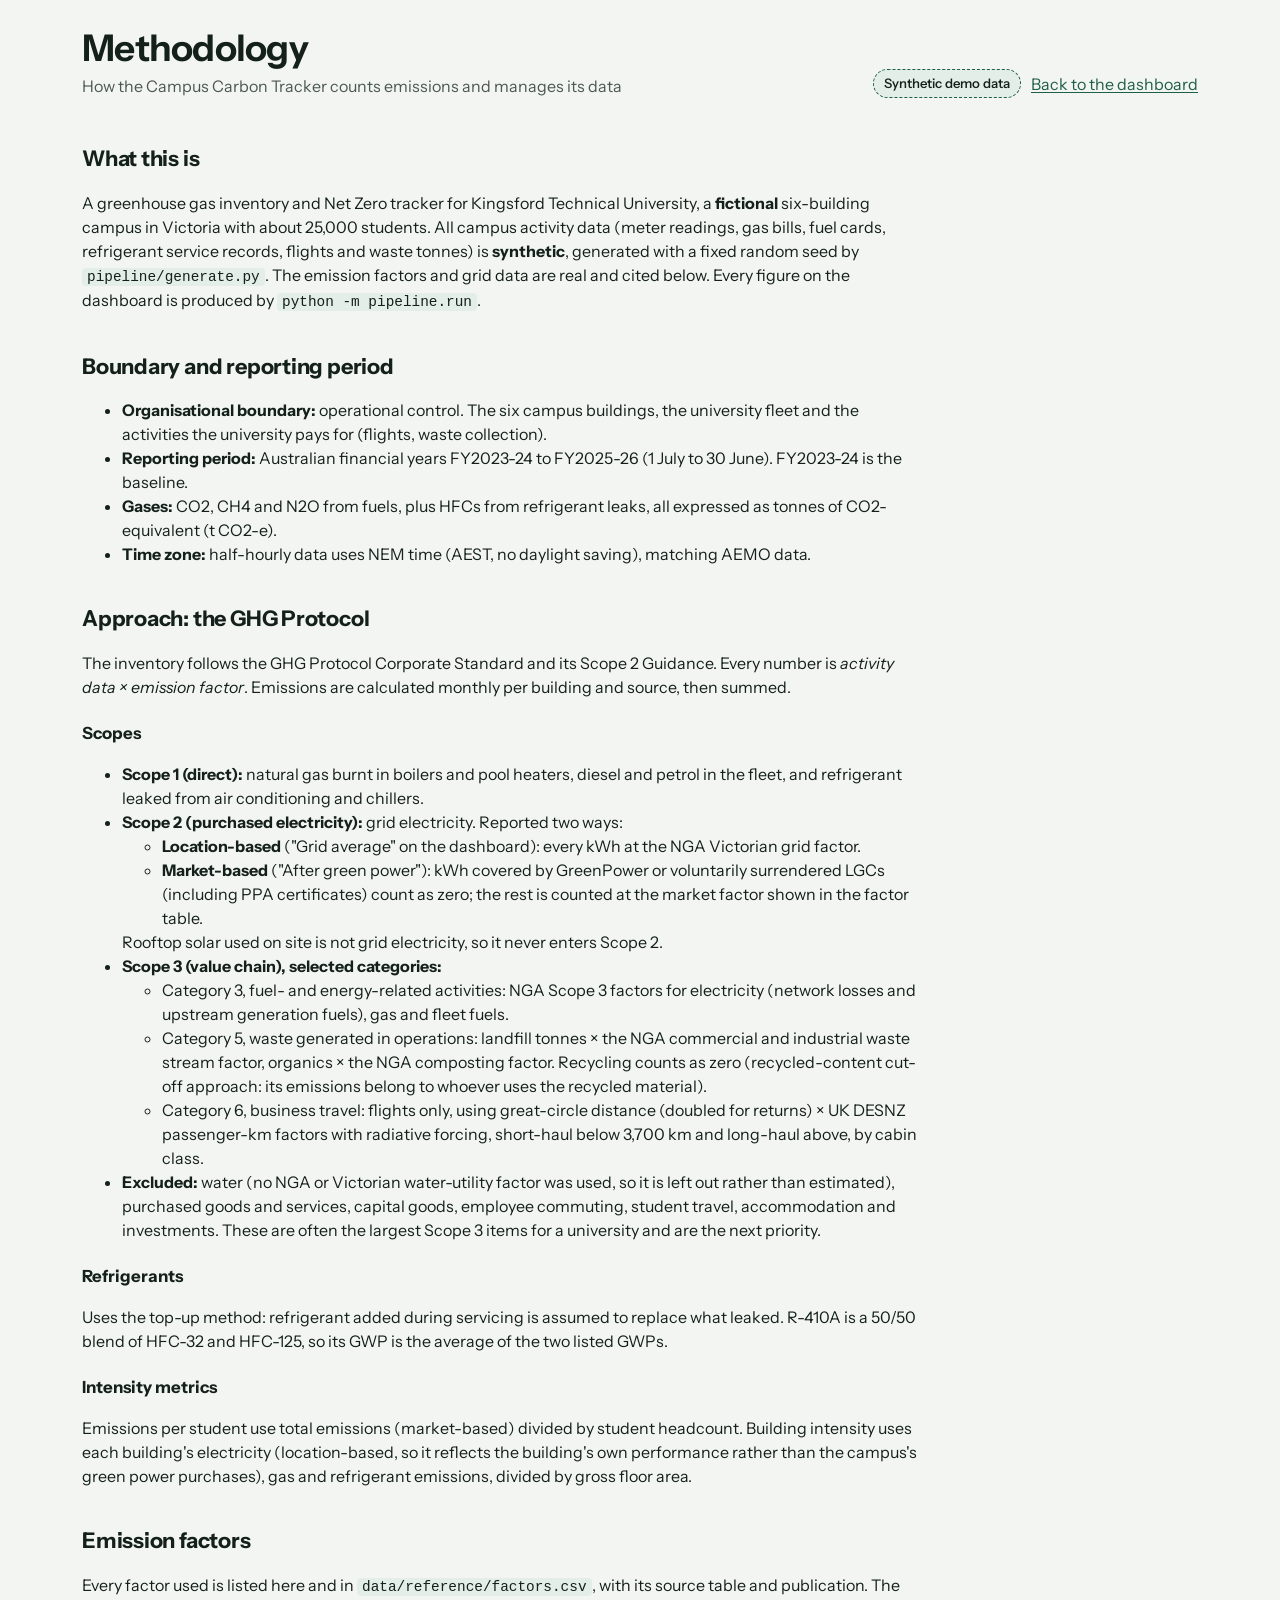
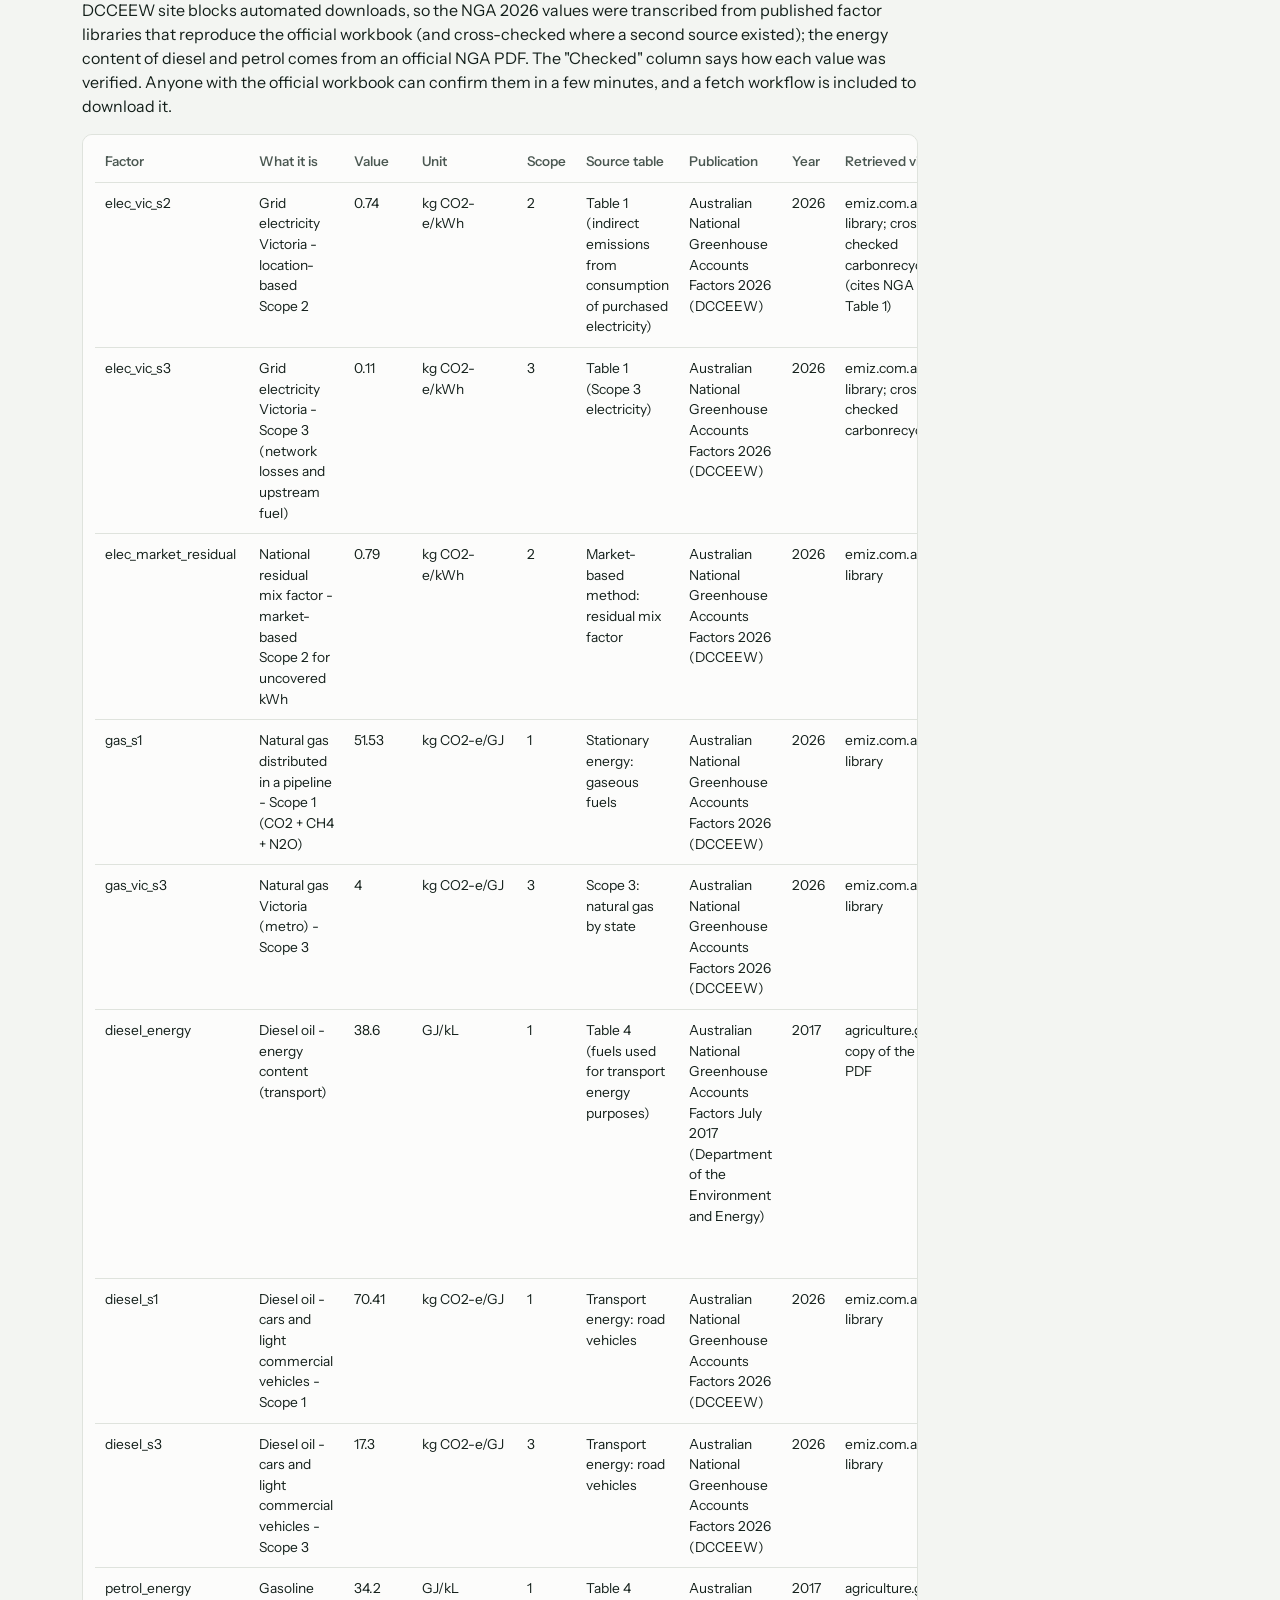
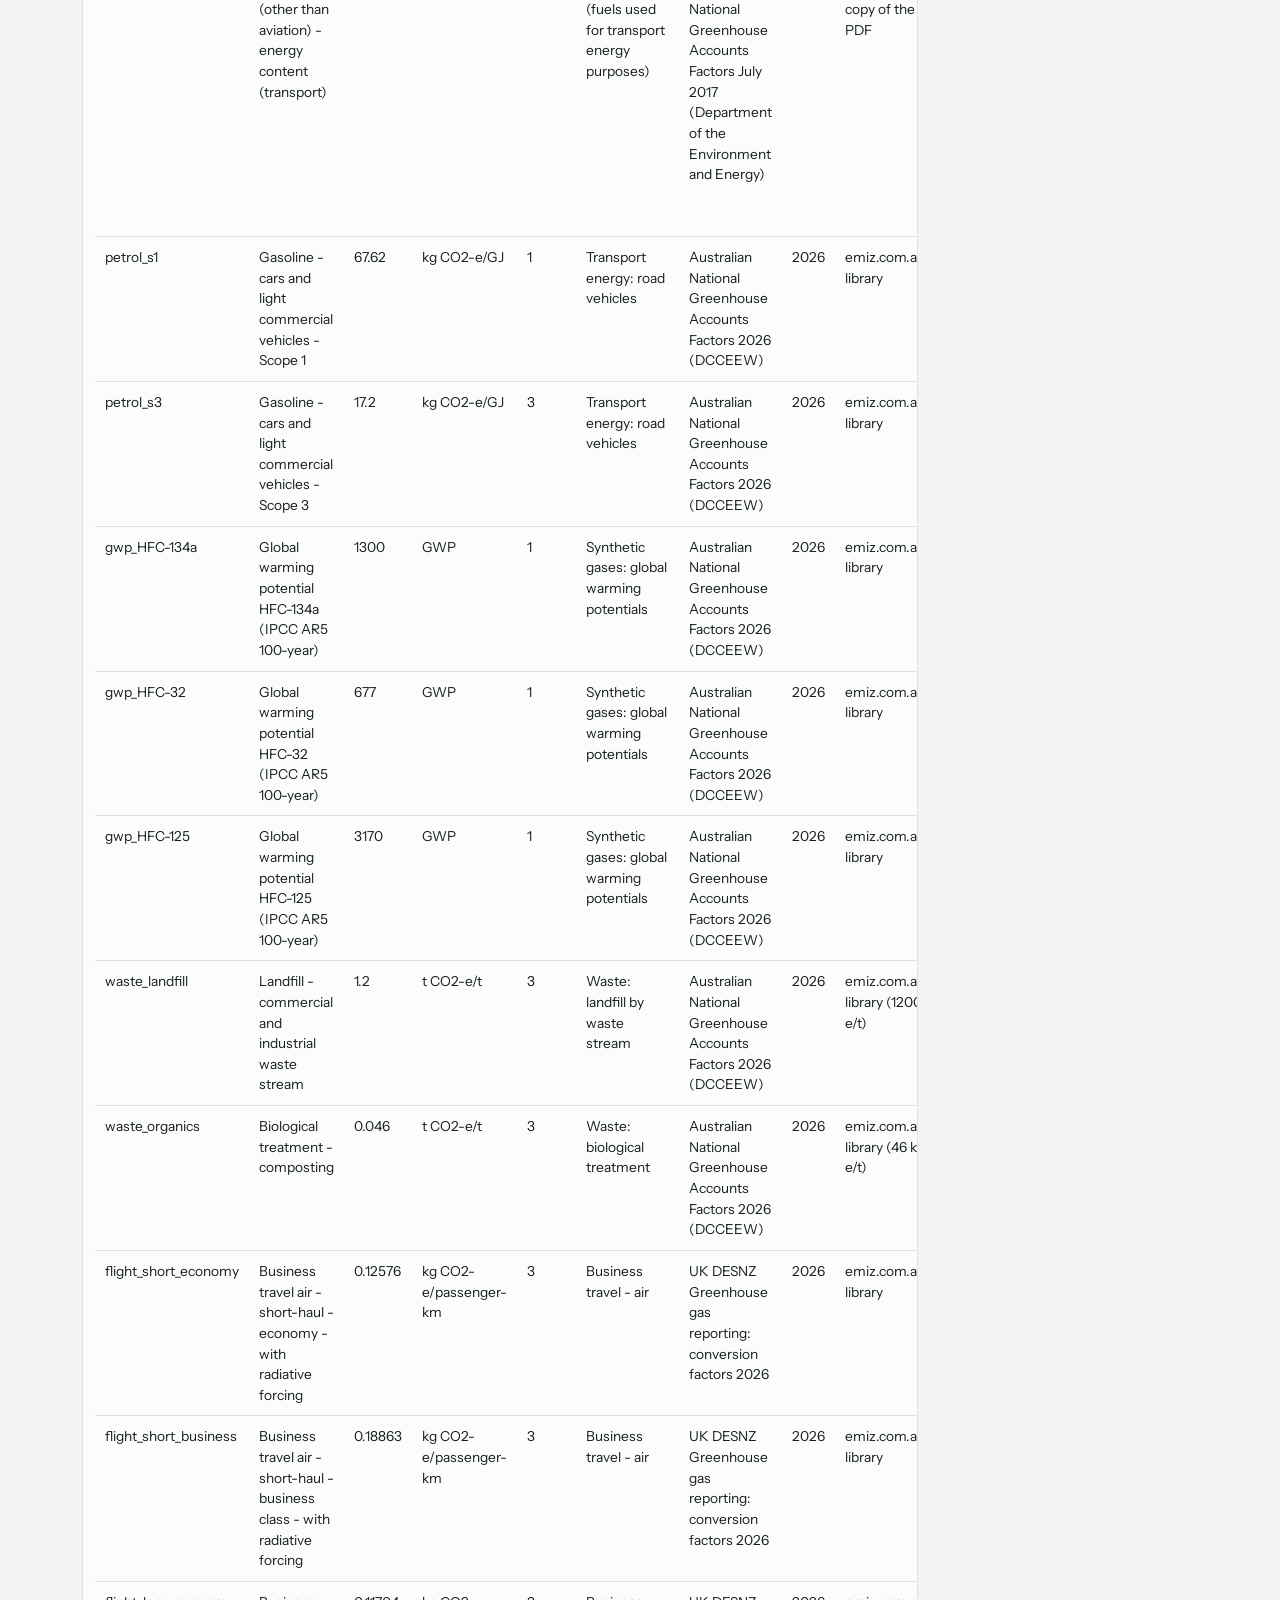
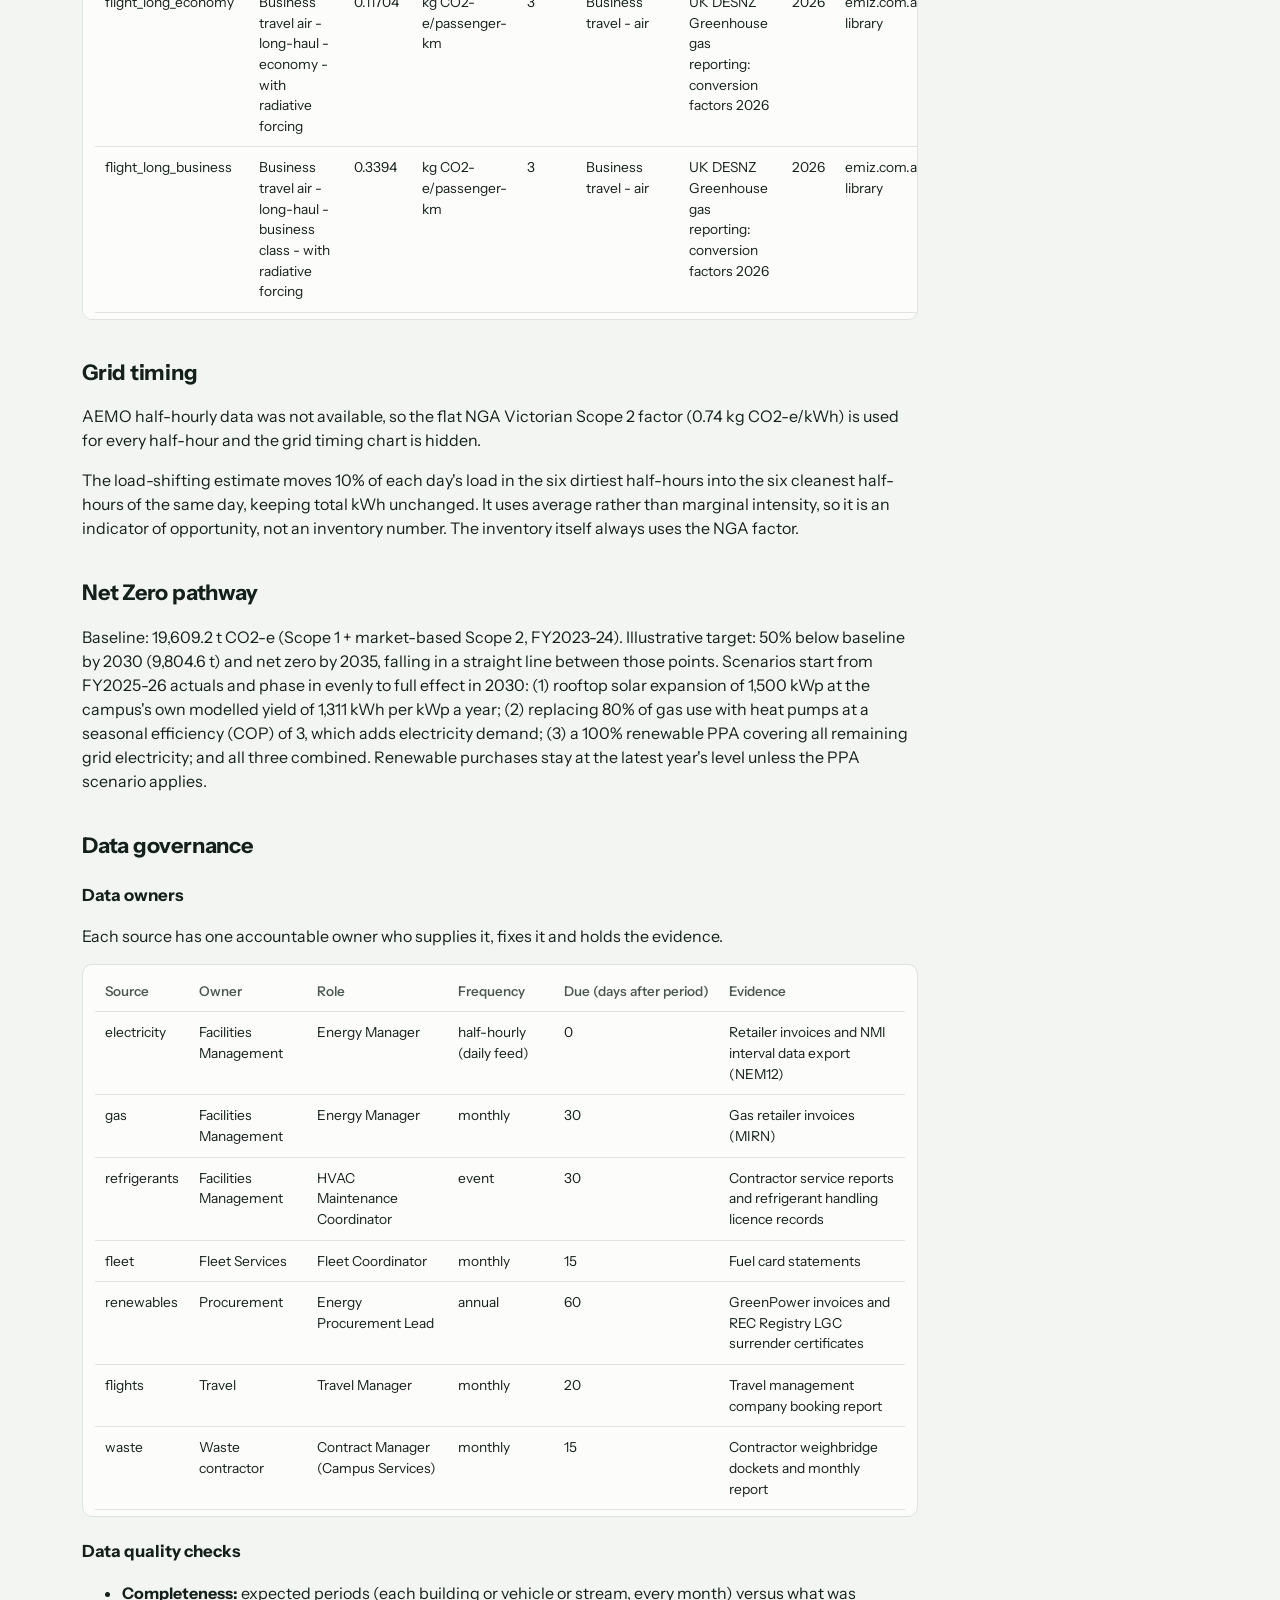
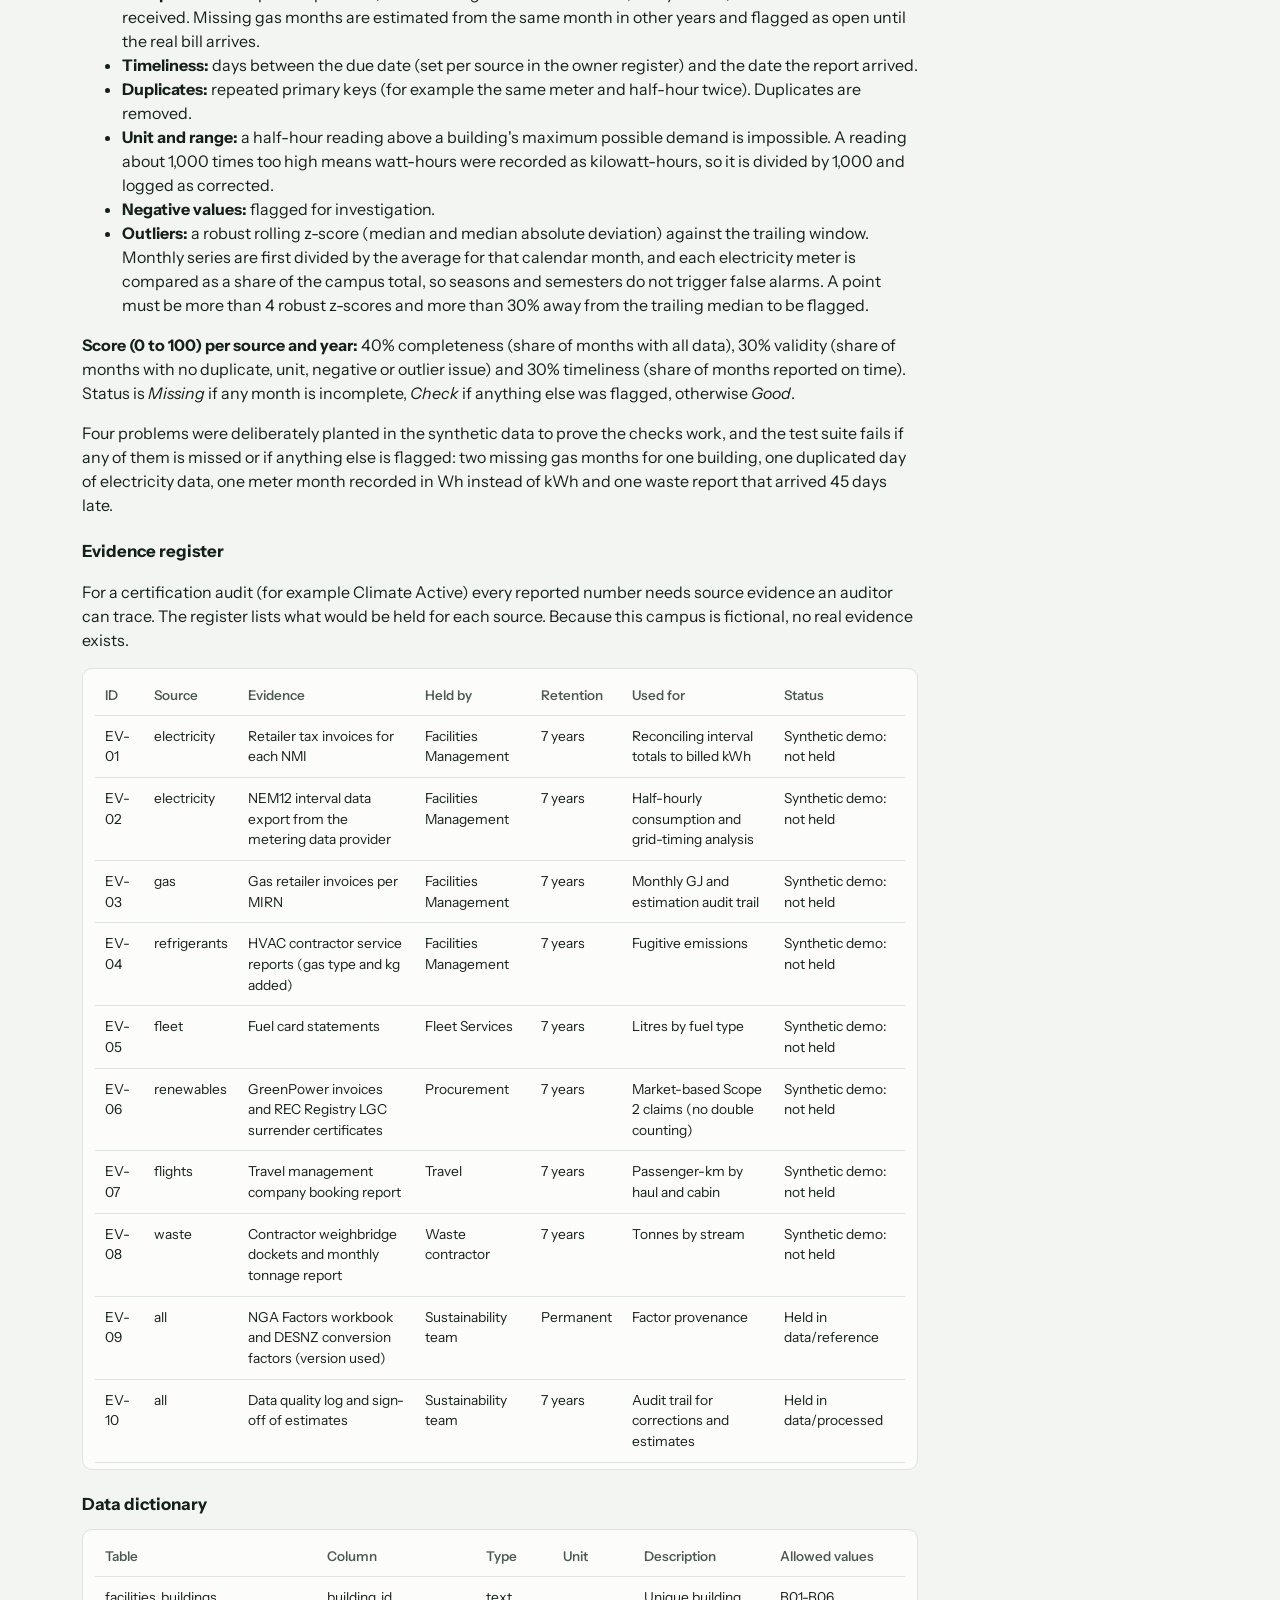
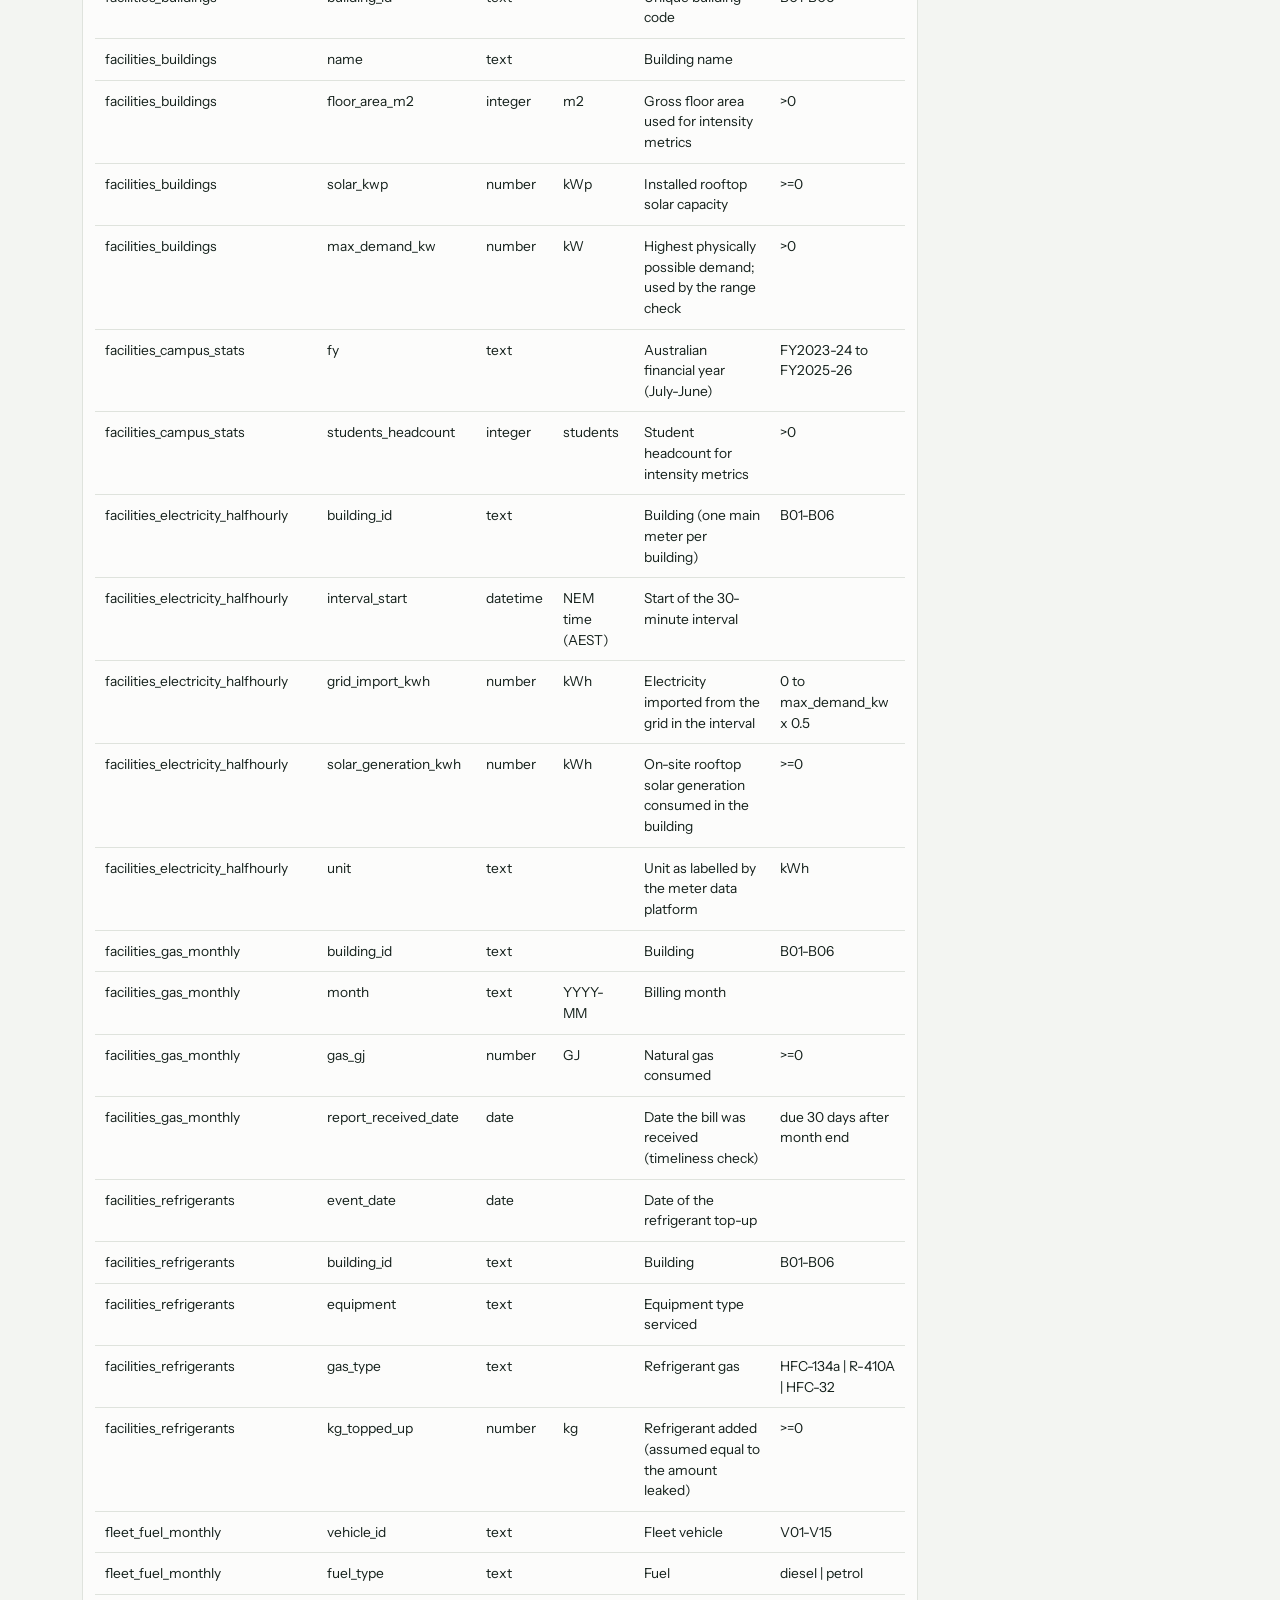
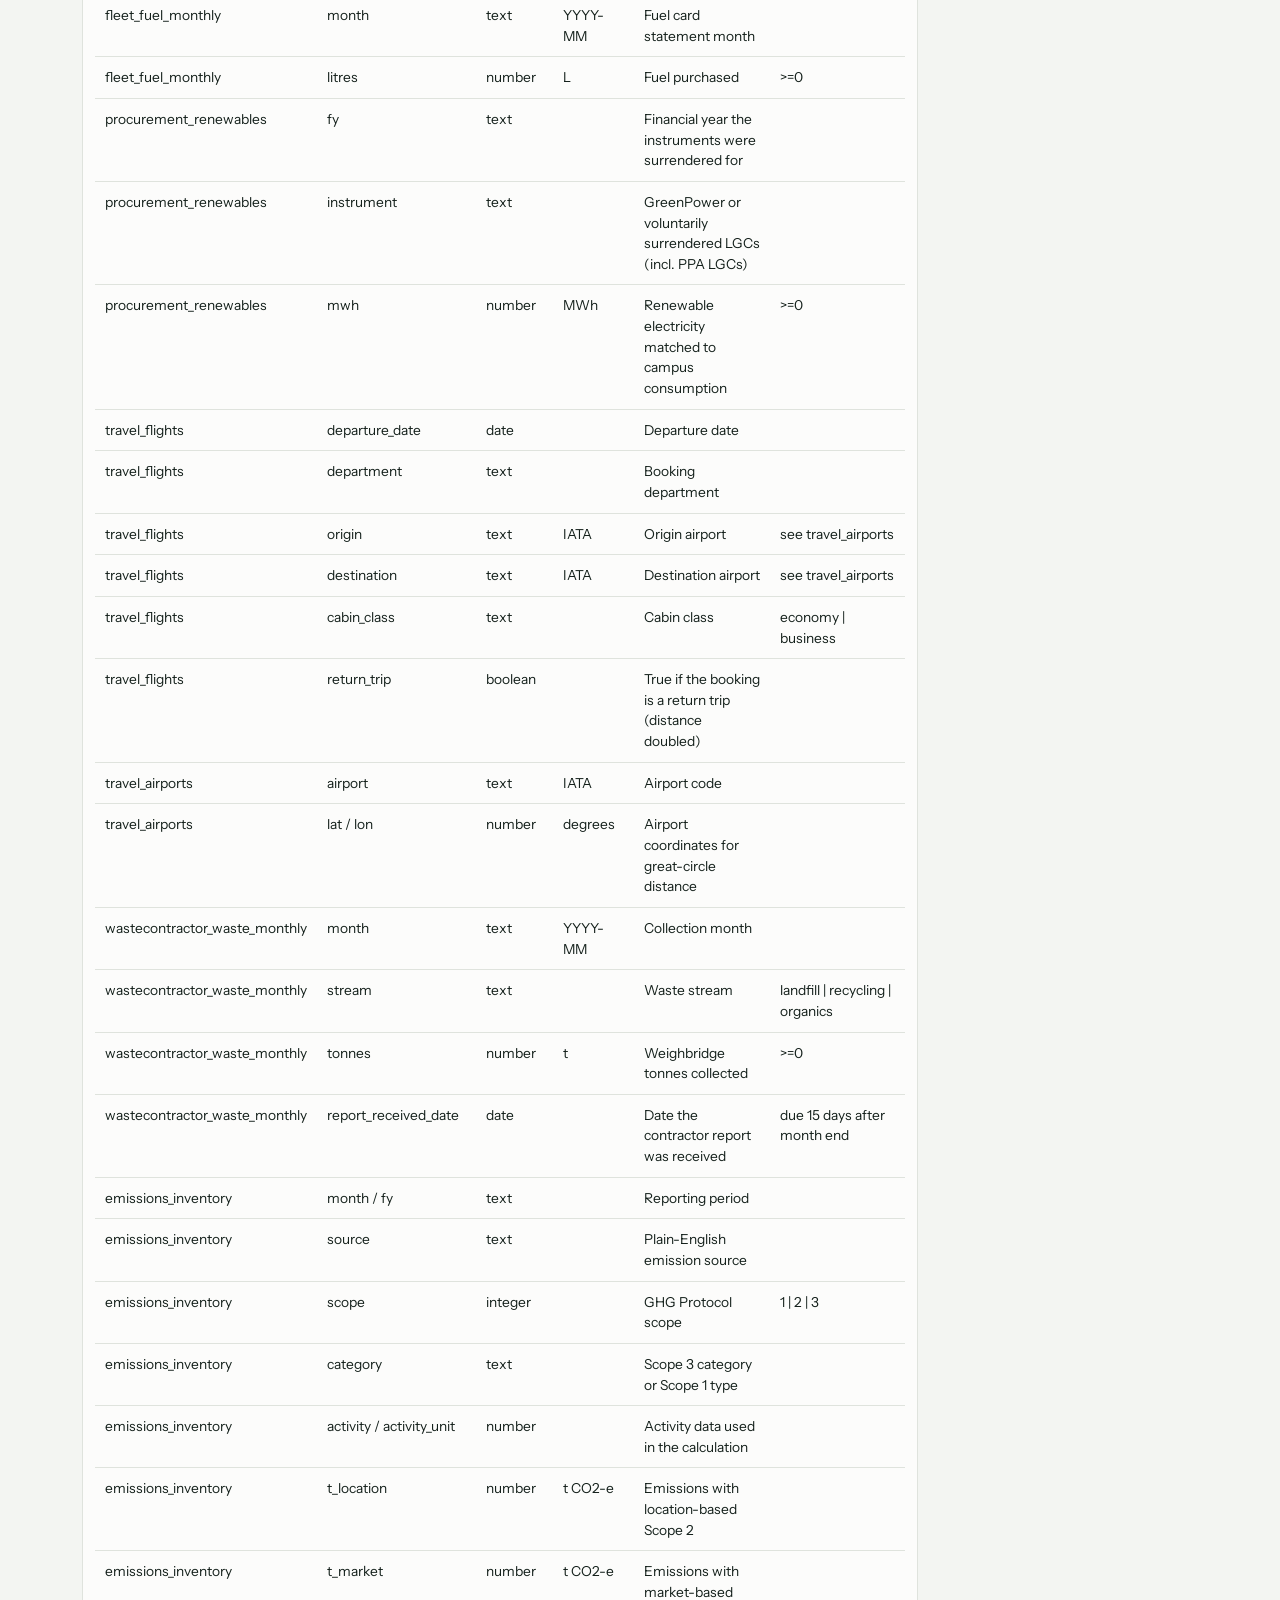
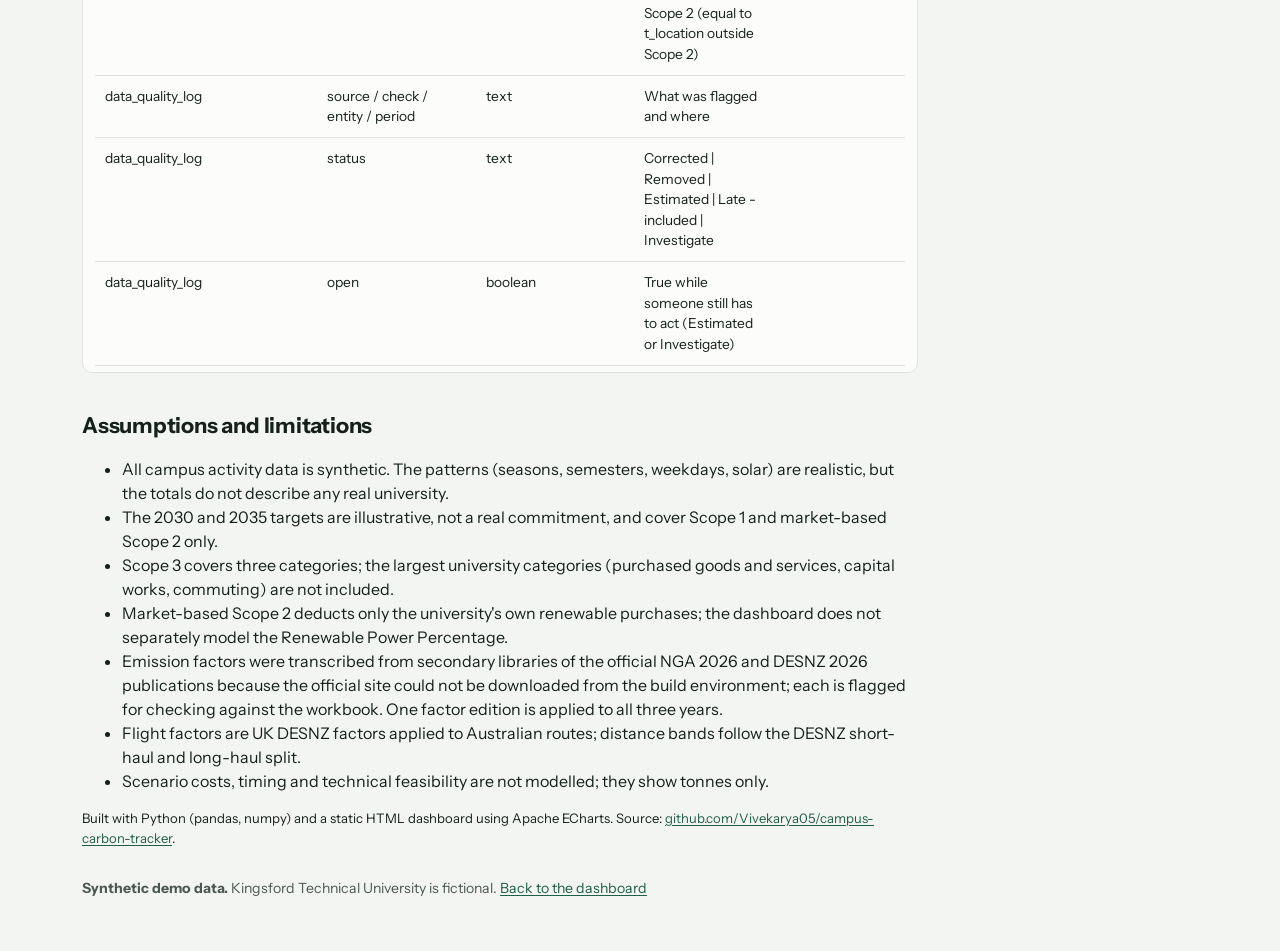
<file: docs/methodology.html>
<!doctype html>
<html lang="en-AU">
<head>
<meta charset="utf-8">
<meta name="viewport" content="width=device-width, initial-scale=1">
<title>Carbon Tracker Methodology</title>
<meta name="description" content="Boundary, GHG Protocol approach, emission factors, data governance, assumptions and limitations for the Campus Carbon Tracker.">
<link rel="preconnect" href="https://fonts.googleapis.com">
<link rel="preconnect" href="https://fonts.gstatic.com" crossorigin>
<link href="https://fonts.googleapis.com/css2?family=Instrument+Sans:wght@400;500;600;700&display=swap" rel="stylesheet">
<link rel="stylesheet" href="assets/style.css">
</head>
<body>
<div class="wrap">
  <header class="top">
    <div class="title">
      <h1>Methodology</h1>
      <p>How the Campus Carbon Tracker counts emissions and manages its data</p>
    </div>
    <div class="controls"><span class="badge">Synthetic demo data</span><a href="index.html">Back to the dashboard</a></div>
  </header>

  <main class="prose">
    <h2>What this is</h2>
    <p>A greenhouse gas inventory and Net Zero tracker for Kingsford Technical University, a <strong>fictional</strong> six-building campus in Victoria with about 25,000 students. All campus activity data (meter readings, gas bills, fuel cards, refrigerant service records, flights and waste tonnes) is <strong>synthetic</strong>, generated with a fixed random seed by <code>pipeline/generate.py</code>. The emission factors and grid data are real and cited below. Every figure on the dashboard is produced by <code>python -m pipeline.run</code>.</p>

    <h2>Boundary and reporting period</h2>
    <ul>
      <li><strong>Organisational boundary:</strong> operational control. The six campus buildings, the university fleet and the activities the university pays for (flights, waste collection).</li>
      <li><strong>Reporting period:</strong> Australian financial years FY2023-24 to FY2025-26 (1 July to 30 June). FY2023-24 is the baseline.</li>
      <li><strong>Gases:</strong> CO2, CH4 and N2O from fuels, plus HFCs from refrigerant leaks, all expressed as tonnes of CO2-equivalent (t CO2-e).</li>
      <li><strong>Time zone:</strong> half-hourly data uses NEM time (AEST, no daylight saving), matching AEMO data.</li>
    </ul>

    <h2>Approach: the GHG Protocol</h2>
    <p>The inventory follows the GHG Protocol Corporate Standard and its Scope 2 Guidance. Every number is <em>activity data × emission factor</em>. Emissions are calculated monthly per building and source, then summed.</p>
    <h3>Scopes</h3>
    <ul>
      <li><strong>Scope 1 (direct):</strong> natural gas burnt in boilers and pool heaters, diesel and petrol in the fleet, and refrigerant leaked from air conditioning and chillers.</li>
      <li><strong>Scope 2 (purchased electricity):</strong> grid electricity. Reported two ways:
        <ul>
          <li><strong>Location-based</strong> ("Grid average" on the dashboard): every kWh at the NGA Victorian grid factor.</li>
          <li><strong>Market-based</strong> ("After green power"): kWh covered by GreenPower or voluntarily surrendered LGCs (including PPA certificates) count as zero; the rest is counted at the market factor shown in the factor table.</li>
        </ul>
        Rooftop solar used on site is not grid electricity, so it never enters Scope 2.</li>
      <li><strong>Scope 3 (value chain), selected categories:</strong>
        <ul>
          <li>Category 3, fuel- and energy-related activities: NGA Scope 3 factors for electricity (network losses and upstream generation fuels), gas and fleet fuels.</li>
          <li>Category 5, waste generated in operations: landfill tonnes × the NGA commercial and industrial waste stream factor, organics × the NGA composting factor. Recycling counts as zero (recycled-content cut-off approach: its emissions belong to whoever uses the recycled material).</li>
          <li>Category 6, business travel: flights only, using great-circle distance (doubled for returns) × UK DESNZ passenger-km factors with radiative forcing, short-haul below 3,700 km and long-haul above, by cabin class.</li>
        </ul>
      </li>
      <li><strong>Excluded:</strong> water (no NGA or Victorian water-utility factor was used, so it is left out rather than estimated), purchased goods and services, capital goods, employee commuting, student travel, accommodation and investments. These are often the largest Scope 3 items for a university and are the next priority.</li>
    </ul>
    <h3>Refrigerants</h3>
    <p>Uses the top-up method: refrigerant added during servicing is assumed to replace what leaked. R-410A is a 50/50 blend of HFC-32 and HFC-125, so its GWP is the average of the two listed GWPs.</p>
    <h3>Intensity metrics</h3>
    <p>Emissions per student use total emissions (market-based) divided by student headcount. Building intensity uses each building's electricity (location-based, so it reflects the building's own performance rather than the campus's green power purchases), gas and refrigerant emissions, divided by gross floor area.</p>

    <h2>Emission factors</h2>
    <p>Every factor used is listed here and in <code>data/reference/factors.csv</code>, with its source table and publication. The DCCEEW site blocks automated downloads, so the NGA 2026 values were transcribed from published factor libraries that reproduce the official workbook (and cross-checked where a second source existed); the energy content of diesel and petrol comes from an official NGA PDF. The "Checked" column says how each value was verified. Anyone with the official workbook can confirm them in a few minutes, and a fetch workflow is included to download it.</p>
    <div class="ref-table" id="t-factors">Loading…</div>

    <h2>Grid timing</h2>
    <p id="grid-method">Loading…</p>
    <p>The load-shifting estimate moves 10% of each day's load in the six dirtiest half-hours into the six cleanest half-hours of the same day, keeping total kWh unchanged. It uses average rather than marginal intensity, so it is an indicator of opportunity, not an inventory number. The inventory itself always uses the NGA factor.</p>

    <h2>Net Zero pathway</h2>
    <p id="path-method">Loading…</p>

    <h2>Data governance</h2>
    <h3>Data owners</h3>
    <p>Each source has one accountable owner who supplies it, fixes it and holds the evidence.</p>
    <div class="ref-table" id="t-owners">Loading…</div>
    <h3>Data quality checks</h3>
    <ul>
      <li><strong>Completeness:</strong> expected periods (each building or vehicle or stream, every month) versus what was received. Missing gas months are estimated from the same month in other years and flagged as open until the real bill arrives.</li>
      <li><strong>Timeliness:</strong> days between the due date (set per source in the owner register) and the date the report arrived.</li>
      <li><strong>Duplicates:</strong> repeated primary keys (for example the same meter and half-hour twice). Duplicates are removed.</li>
      <li><strong>Unit and range:</strong> a half-hour reading above a building's maximum possible demand is impossible. A reading about 1,000 times too high means watt-hours were recorded as kilowatt-hours, so it is divided by 1,000 and logged as corrected.</li>
      <li><strong>Negative values:</strong> flagged for investigation.</li>
      <li><strong>Outliers:</strong> a robust rolling z-score (median and median absolute deviation) against the trailing window. Monthly series are first divided by the average for that calendar month, and each electricity meter is compared as a share of the campus total, so seasons and semesters do not trigger false alarms. A point must be more than 4 robust z-scores and more than 30% away from the trailing median to be flagged.</li>
    </ul>
    <p><strong>Score (0 to 100) per source and year:</strong> 40% completeness (share of months with all data), 30% validity (share of months with no duplicate, unit, negative or outlier issue) and 30% timeliness (share of months reported on time). Status is <em>Missing</em> if any month is incomplete, <em>Check</em> if anything else was flagged, otherwise <em>Good</em>.</p>
    <p>Four problems were deliberately planted in the synthetic data to prove the checks work, and the test suite fails if any of them is missed or if anything else is flagged: two missing gas months for one building, one duplicated day of electricity data, one meter month recorded in Wh instead of kWh and one waste report that arrived 45 days late.</p>
    <h3>Evidence register</h3>
    <p>For a certification audit (for example Climate Active) every reported number needs source evidence an auditor can trace. The register lists what would be held for each source. Because this campus is fictional, no real evidence exists.</p>
    <div class="ref-table" id="t-evidence">Loading…</div>
    <h3>Data dictionary</h3>
    <div class="ref-table" id="t-dict">Loading…</div>

    <h2>Assumptions and limitations</h2>
    <ul>
      <li>All campus activity data is synthetic. The patterns (seasons, semesters, weekdays, solar) are realistic, but the totals do not describe any real university.</li>
      <li>The 2030 and 2035 targets are illustrative, not a real commitment, and cover Scope 1 and market-based Scope 2 only.</li>
      <li>Scope 3 covers three categories; the largest university categories (purchased goods and services, capital works, commuting) are not included.</li>
      <li>Market-based Scope 2 deducts only the university's own renewable purchases; the dashboard does not separately model the Renewable Power Percentage.</li>
      <li>Emission factors were transcribed from secondary libraries of the official NGA 2026 and DESNZ 2026 publications because the official site could not be downloaded from the build environment; each is flagged for checking against the workbook. One factor edition is applied to all three years.</li>
      <li>Flight factors are UK DESNZ factors applied to Australian routes; distance bands follow the DESNZ short-haul and long-haul split.</li>
      <li>Scenario costs, timing and technical feasibility are not modelled; they show tonnes only.</li>
    </ul>
    <p class="note">Built with Python (pandas, numpy) and a static HTML dashboard using Apache ECharts. Source: <a href="https://github.com/Vivekarya05/campus-carbon-tracker">github.com/Vivekarya05/campus-carbon-tracker</a>.</p>
  </main>
  <footer><p><strong>Synthetic demo data.</strong> Kingsford Technical University is fictional. <a href="index.html">Back to the dashboard</a></p></footer>
</div>
<script>
(function () {
  const esc = (s) => String(s == null ? "" : s).replace(/[&<>"']/g, (c) => ({ "&": "&amp;", "<": "&lt;", ">": "&gt;", '"': "&quot;", "'": "&#39;" }[c]));
  const table = (rows, cols) => "<table><thead><tr>" + cols.map((c) => `<th scope="col">${esc(c[1])}</th>`).join("") + "</tr></thead><tbody>" +
    rows.map((r) => "<tr>" + cols.map((c) => `<td>${esc(r[c[0]])}</td>`).join("") + "</tr>").join("") + "</tbody></table>";
  const get = (n) => fetch(`data/${n}.json`).then((r) => { if (!r.ok) throw new Error(n); return r.json(); });
  Promise.all([get("factors"), get("governance"), get("grid"), get("pathway")]).then(([f, g, grid, p]) => {
    document.getElementById("t-factors").innerHTML = table(f, [["factor_id", "Factor"], ["description", "What it is"], ["value", "Value"], ["unit", "Unit"], ["scope", "Scope"], ["source_table", "Source table"], ["source_publication", "Publication"], ["year", "Year"], ["retrieved_via", "Retrieved via"], ["verification", "Checked"]]);
    document.getElementById("t-owners").innerHTML = table(g.data_owners, [["source", "Source"], ["data_owner", "Owner"], ["owner_role", "Role"], ["frequency", "Frequency"], ["due_days_after_period", "Due (days after period)"], ["evidence_required", "Evidence"]]);
    document.getElementById("t-evidence").innerHTML = table(g.evidence_register, [["evidence_id", "ID"], ["source", "Source"], ["evidence", "Evidence"], ["held_by", "Held by"], ["retention", "Retention"], ["used_for", "Used for"], ["status_fy2025_26", "Status"]]);
    document.getElementById("t-dict").innerHTML = table(g.data_dictionary, [["table", "Table"], ["column", "Column"], ["type", "Type"], ["unit", "Unit"], ["description", "Description"], ["allowed_values_or_range", "Allowed values"]]);
    document.getElementById("grid-method").textContent = grid.available
      ? `Half-hourly campus grid import for the latest year is joined to half-hourly Victorian (VIC1) grid emissions intensity. Source: ${grid.source}. nemed rebuilds regional intensity from AEMO 5-minute dispatch data and AEMO's generator emission factors (the CDEII data), so it measures emissions from generators located in Victoria per MWh they send out; it does not adjust for interconnector imports and exports. The annual average was ${grid.avg_intensity} kg CO2-e/kWh, compared with the NGA Victorian Scope 2 factor of ${grid.nga_factor}.`
      : `AEMO half-hourly data was not available, so the flat NGA Victorian Scope 2 factor (${grid.fallback_intensity} kg CO2-e/kWh) is used for every half-hour and the grid timing chart is hidden.`;
    const a = p.assumptions;
    document.getElementById("path-method").textContent =
      `Baseline: ${p.baseline.toLocaleString("en-AU")} t CO2-e (Scope 1 + market-based Scope 2, FY2023-24). Illustrative target: ${a.target_cut * 100}% below baseline by ${a.target_year} (${p.target_2030.toLocaleString("en-AU")} t) and net zero by ${a.net_zero_year}, falling in a straight line between those points. ` +
      `Scenarios start from ${a.from_fy} actuals and phase in evenly to full effect in ${a.target_year}: (1) rooftop solar expansion of ${a.solar_add_kwp.toLocaleString("en-AU")} kWp at the campus's own modelled yield of ${a.solar_yield_kwh_per_kwp.toLocaleString("en-AU")} kWh per kWp a year; ` +
      `(2) replacing ${a.electrify_share * 100}% of gas use with heat pumps at a seasonal efficiency (COP) of ${a.heat_pump_cop}, which adds electricity demand; (3) a 100% renewable PPA covering all remaining grid electricity; and all three combined. Renewable purchases stay at the latest year's level unless the PPA scenario applies.`;
  }).catch((e) => { document.querySelectorAll(".ref-table").forEach((el) => { el.textContent = "Run python -m pipeline.run to generate this table."; }); console.error(e); });
})();
</script>
</body>
</html>
</file>
<file: docs/assets/style.css>
/* Campus Carbon Tracker - shared styles. Scope colours come from a CVD-validated categorical palette
   (orange / blue / aqua, validated all-pairs in light and dark). */
:root {
  color-scheme: light;
  --page: #f3f5f2;
  --surface: #fcfcfb;
  --ink: #14201b;
  --ink-2: #4b5852;
  --muted: #7d8882;
  --hair: #dfe3dd;
  --axis: #c3c8c1;
  --accent: #1f5e4a;          /* eucalypt: UI accent (links, selected controls), never a data colour */
  --accent-wash: #e3eee8;
  --s1: #eb6834;              /* Scope 1 - direct (gas, fleet, refrigerants) */
  --s2: #2a78d6;              /* Scope 2 - purchased electricity */
  --s3: #1baf7a;              /* Scope 3 - value chain */
  --sc-solar: #eda100; --sc-heat: #e87ba4; --sc-ppa: #008300; --sc-all: #6250d6; --sc-bau: #898781;
  --neutral-bar: #6b7671;
  --good: #0ca30c; --warn: #fab219; --bad: #d03b3b;
  --good-text: #006300; --bad-text: #b12a2a;
  --seq-0: #cde2fb; --seq-1: #86b6ef; --seq-2: #3987e5; --seq-3: #1c5cab; --seq-4: #0d366b;
  --radius: 10px;
  --font: "Instrument Sans", system-ui, -apple-system, "Segoe UI", sans-serif;
}
@media (prefers-color-scheme: dark) {
  :root:where(:not([data-theme="light"])) {
    color-scheme: dark;
    --page: #0e1311; --surface: #161c19; --ink: #e8ede9; --ink-2: #b9c3bd; --muted: #87918b;
    --hair: #29302c; --axis: #3a423e; --accent: #7cc4a7; --accent-wash: #1d2d26;
    --s1: #d95926; --s2: #3987e5; --s3: #199e70;
    --sc-solar: #c98500; --sc-heat: #d55181; --sc-ppa: #2f9a2f; --sc-all: #9085e9; --sc-bau: #898781;
    --neutral-bar: #8d9893; --good-text: #3fc23f; --bad-text: #ef7a7a;
    --seq-0: #1a2a3d; --seq-1: #184f95; --seq-2: #2a78d6; --seq-3: #6da7ec; --seq-4: #cde2fb;
  }
}
:root[data-theme="dark"] {
  color-scheme: dark;
  --page: #0e1311; --surface: #161c19; --ink: #e8ede9; --ink-2: #b9c3bd; --muted: #87918b;
  --hair: #29302c; --axis: #3a423e; --accent: #7cc4a7; --accent-wash: #1d2d26;
  --s1: #d95926; --s2: #3987e5; --s3: #199e70;
  --sc-solar: #c98500; --sc-heat: #d55181; --sc-ppa: #2f9a2f; --sc-all: #9085e9; --sc-bau: #898781;
  --neutral-bar: #8d9893; --good-text: #3fc23f; --bad-text: #ef7a7a;
  --seq-0: #1a2a3d; --seq-1: #184f95; --seq-2: #2a78d6; --seq-3: #6da7ec; --seq-4: #cde2fb;
}

* { box-sizing: border-box; }
html { -webkit-text-size-adjust: 100%; }
body {
  margin: 0; background: var(--page); color: var(--ink);
  font-family: var(--font); font-size: 16px; line-height: 1.5;
}
a { color: var(--accent); text-underline-offset: 2px; }
:focus-visible { outline: 2px solid var(--accent); outline-offset: 2px; border-radius: 4px; }
.wrap { max-width: 1180px; margin: 0 auto; padding: 0 16px; }
@media (min-width: 720px) { .wrap { padding: 0 32px; } }

/* header */
.top { padding: 28px 0 8px; display: flex; flex-wrap: wrap; gap: 16px 24px; align-items: flex-end; justify-content: space-between; }
.title h1 { font-size: clamp(1.6rem, 3.2vw, 2.3rem); line-height: 1.1; margin: 0; font-weight: 650; letter-spacing: -0.02em; }
.title p { margin: 6px 0 0; color: var(--ink-2); }
.controls { display: flex; flex-wrap: wrap; gap: 10px; align-items: center; }
.badge {
  display: inline-flex; align-items: center; gap: 6px; padding: 4px 10px; border-radius: 999px;
  background: var(--accent-wash); color: var(--ink); font-size: 0.82rem; font-weight: 550;
  border: 1px dashed var(--accent);
}
.seg { display: inline-flex; background: var(--surface); border: 1px solid var(--hair); border-radius: 999px; padding: 3px; }
.seg button {
  font: inherit; font-size: 0.86rem; border: 0; background: transparent; color: var(--ink-2);
  padding: 5px 12px; border-radius: 999px; cursor: pointer; min-height: 32px;
}
.seg button[aria-pressed="true"] { background: var(--accent); color: var(--surface); font-weight: 600; }
.icon-btn {
  font: inherit; font-size: 0.86rem; border: 1px solid var(--hair); background: var(--surface); color: var(--ink-2);
  border-radius: 999px; padding: 6px 12px; cursor: pointer; min-height: 34px;
}

.intro { margin: 14px 0 0; max-width: 70ch; color: var(--ink-2); font-size: 1rem; }

/* KPI strip */
.kpis { display: grid; grid-template-columns: repeat(auto-fit, minmax(150px, 1fr)); gap: 12px; margin: 20px 0 8px; }
@media (max-width: 719px) { .kpi.lead { grid-column: 1 / -1; } .kpi .value { font-size: 1.7rem; } .kpi { padding: 14px; } }
.kpi { background: var(--surface); border: 1px solid var(--hair); border-radius: var(--radius); padding: 16px 18px 14px; }
.kpi .label { color: var(--ink-2); font-size: 0.9rem; }
.kpi .value { font-size: 2rem; font-weight: 650; letter-spacing: -0.02em; line-height: 1.15; margin-top: 4px; }
.kpi .value small { font-size: 0.95rem; font-weight: 500; color: var(--ink-2); letter-spacing: 0; margin-left: 4px; }
.kpi .sub { font-size: 0.85rem; color: var(--ink-2); margin-top: 4px; }
.kpi .up { color: var(--bad-text); } .kpi .down { color: var(--good-text); }
.kpi.lead { border-color: var(--ink); }
.kpi.lead .value { font-size: 2.2rem; }
.kpi .value small { display: inline-block; }
.meter { height: 6px; border-radius: 3px; background: var(--seq-0); margin-top: 10px; overflow: hidden; }
.meter i { display: block; height: 100%; background: var(--seq-2); border-radius: 3px; }

/* sections */
section.panel { background: var(--surface); border: 1px solid var(--hair); border-radius: var(--radius); padding: 20px 20px 16px; margin: 16px 0; }
@media (min-width: 720px) { section.panel { padding: 24px 28px 18px; } }
.panel h2 { font-size: 1.22rem; line-height: 1.3; margin: 0; font-weight: 620; letter-spacing: -0.01em; max-width: 60ch; }
.panel .dek { color: var(--ink-2); margin: 4px 0 0; font-size: 0.93rem; max-width: 72ch; }
.panel-head { display: flex; flex-wrap: wrap; gap: 12px; justify-content: space-between; align-items: flex-start; margin-bottom: 8px; }
.chart { width: 100%; height: 340px; }
.chart.tall { height: 400px; }
.split { display: grid; gap: 24px; grid-template-columns: 1fr; }
@media (min-width: 900px) { .split { grid-template-columns: 1fr 1fr; } }
.split h3 { font-size: 1rem; font-weight: 600; margin: 0; }
.legend { display: flex; flex-wrap: wrap; gap: 6px 14px; font-size: 0.86rem; color: var(--ink-2); margin: 8px 0 0; padding: 0; list-style: none; }
.legend li { display: inline-flex; align-items: center; gap: 6px; }
.sw { width: 12px; height: 12px; border-radius: 3px; display: inline-block; flex: none; }
.sw.line { height: 3px; width: 16px; border-radius: 2px; }
.chips { display: flex; flex-wrap: wrap; gap: 8px; margin: 10px 0 0; }
.chip {
  font: inherit; font-size: 0.85rem; display: inline-flex; align-items: center; gap: 8px; cursor: pointer;
  border: 1px solid var(--hair); background: var(--surface); color: var(--ink-2); border-radius: 999px; padding: 5px 12px; min-height: 34px;
}
.chip[aria-pressed="true"] { border-color: var(--ink-2); color: var(--ink); background: var(--accent-wash); }
.chip[aria-pressed="false"] .sw { opacity: 0.35; }
.finding { margin: 10px 0 0; font-size: 0.98rem; max-width: 80ch; }
.findings { margin: 12px 0 0; padding-left: 20px; max-width: 80ch; }
.findings li { margin: 6px 0; }
.note { color: var(--muted); font-size: 0.82rem; margin: 8px 0 0; }

/* grid timing band: the one bold moment */
.grid-band { border-top: 4px solid var(--s2); }
.hour-facts { display: grid; grid-template-columns: repeat(auto-fit, minmax(160px, 1fr)); gap: 12px; margin: 14px 0 4px; }
.hour-facts div { border-left: 3px solid var(--hair); padding: 2px 0 2px 12px; }
.hour-facts b { display: block; font-size: 1.5rem; font-weight: 650; letter-spacing: -0.02em; }
.hour-facts span { color: var(--ink-2); font-size: 0.85rem; }
.scale { display: flex; align-items: center; gap: 8px; font-size: 0.8rem; margin-top: 6px; }
.scale .ramp { height: 8px; width: 160px; border-radius: 4px; background: linear-gradient(90deg, var(--seq-0), var(--seq-1), var(--seq-2), var(--seq-3), var(--seq-4)); }

/* data health table */
.table-wrap { overflow-x: auto; margin-top: 10px; }
table { border-collapse: collapse; width: 100%; font-size: 0.92rem; }
th, td { text-align: left; padding: 10px 10px; border-bottom: 1px solid var(--hair); vertical-align: top; }
th { color: var(--ink-2); font-weight: 550; font-size: 0.84rem; white-space: nowrap; }
td.num, th.num { text-align: right; font-variant-numeric: tabular-nums; }
tr.src-row { cursor: pointer; }
tr.src-row:hover td { background: var(--accent-wash); }
tr.src-row button { font: inherit; background: none; border: 0; color: var(--ink); padding: 0; cursor: pointer; text-align: left; font-weight: 550; display: inline-flex; gap: 6px; align-items: center; }
tr.src-row button::before { content: "\25B8"; color: var(--muted); font-size: 0.8em; transition: transform .15s; }
tr.src-row button[aria-expanded="true"]::before { transform: rotate(90deg); }
tr.detail td { background: var(--page); font-size: 0.88rem; }
tr.detail ul { margin: 0; padding-left: 18px; }
tr.detail li { margin: 4px 0; }
.status { display: inline-flex; align-items: center; gap: 6px; font-weight: 550; font-size: 0.85rem; white-space: nowrap; }
.status .dot { width: 10px; height: 10px; border-radius: 50%; display: inline-block; }
.status.good .dot { background: var(--good); }
.status.check .dot { background: var(--warn); }
.status.missing .dot { background: var(--bad); }
.owner { color: var(--ink-2); font-size: 0.84rem; }

footer { padding: 24px 0 48px; color: var(--ink-2); font-size: 0.88rem; }
footer p { margin: 6px 0; max-width: 90ch; }

/* methodology page */
.prose { max-width: 76ch; }
.prose h2 { font-size: 1.35rem; margin: 36px 0 8px; letter-spacing: -0.01em; }
.prose h3 { font-size: 1.05rem; margin: 22px 0 6px; }
.prose p, .prose li { color: var(--ink); }
.prose code { font-size: 0.9em; background: var(--accent-wash); padding: 1px 5px; border-radius: 4px; }
.ref-table { background: var(--surface); border: 1px solid var(--hair); border-radius: var(--radius); padding: 6px 12px; margin: 12px 0; overflow-x: auto; }
.ref-table table { font-size: 0.86rem; }

@media (prefers-reduced-motion: reduce) { * { transition: none !important; animation: none !important; } }
</file>
